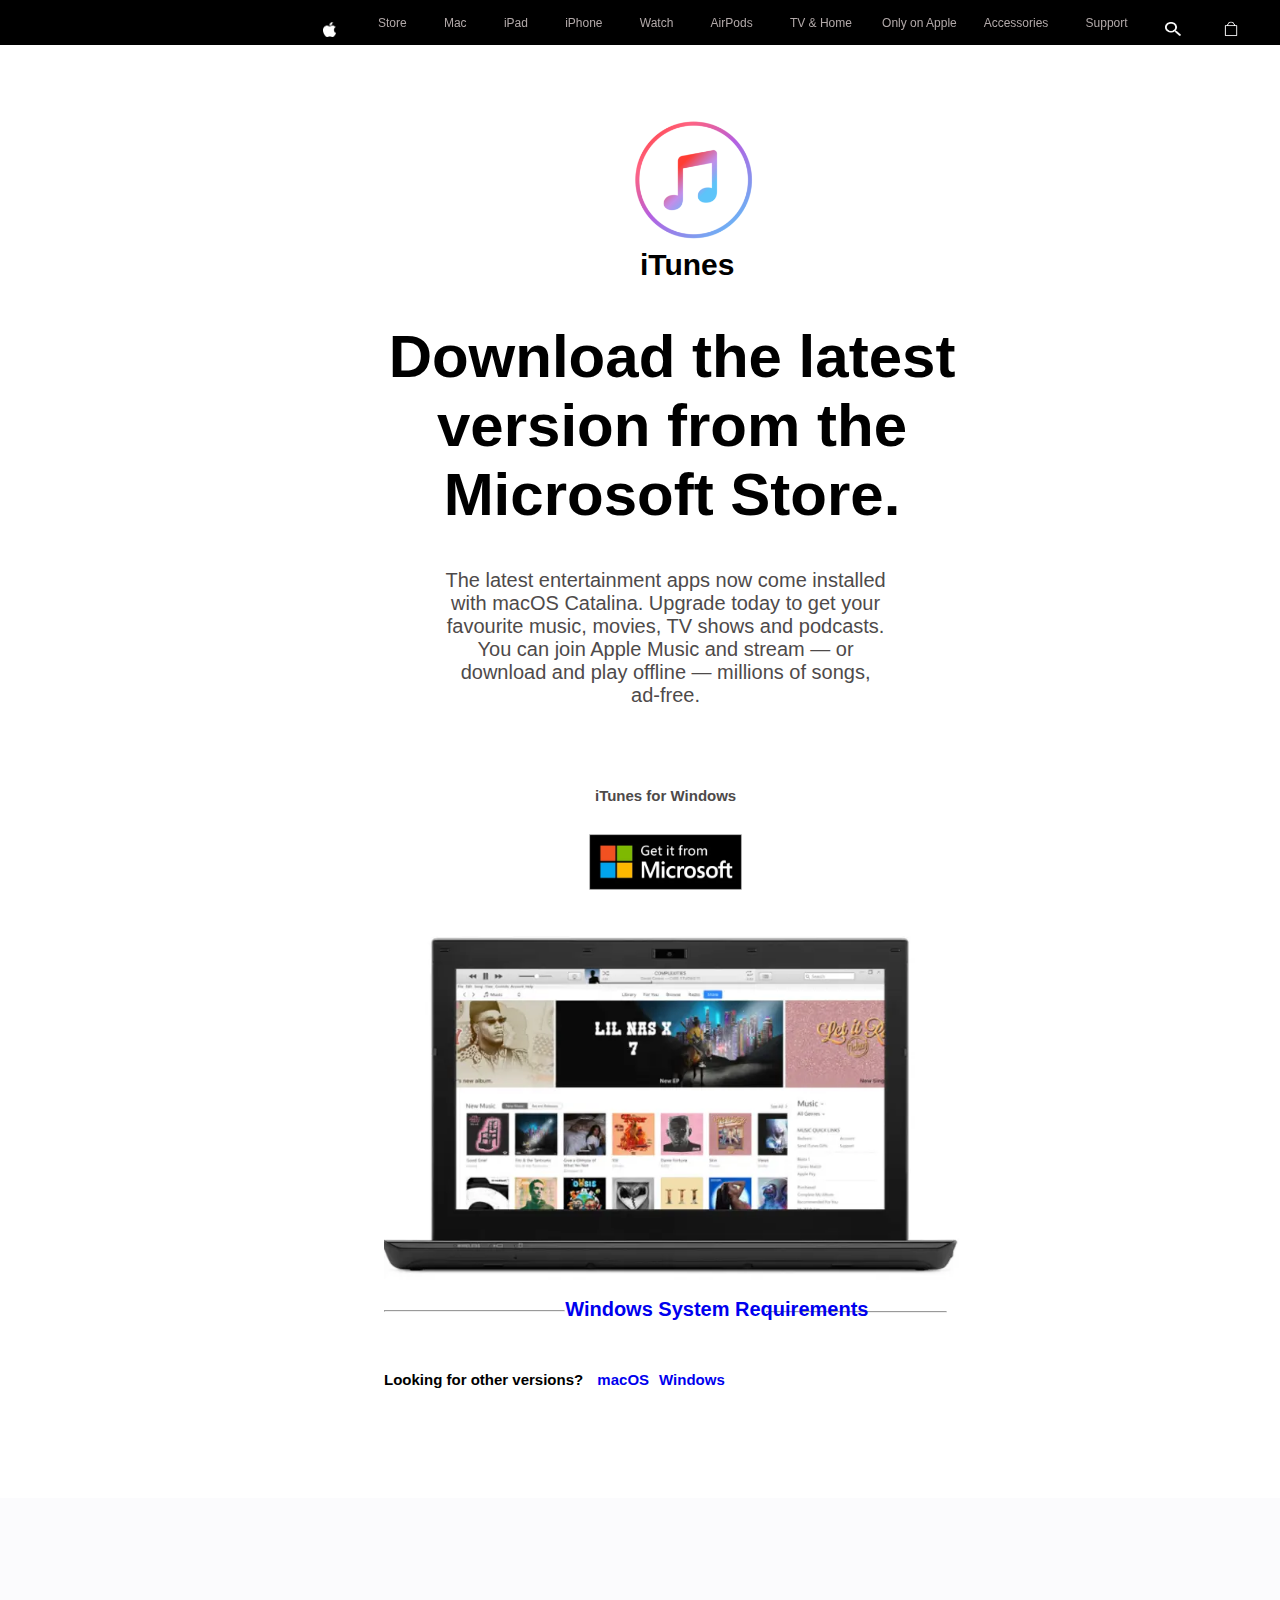
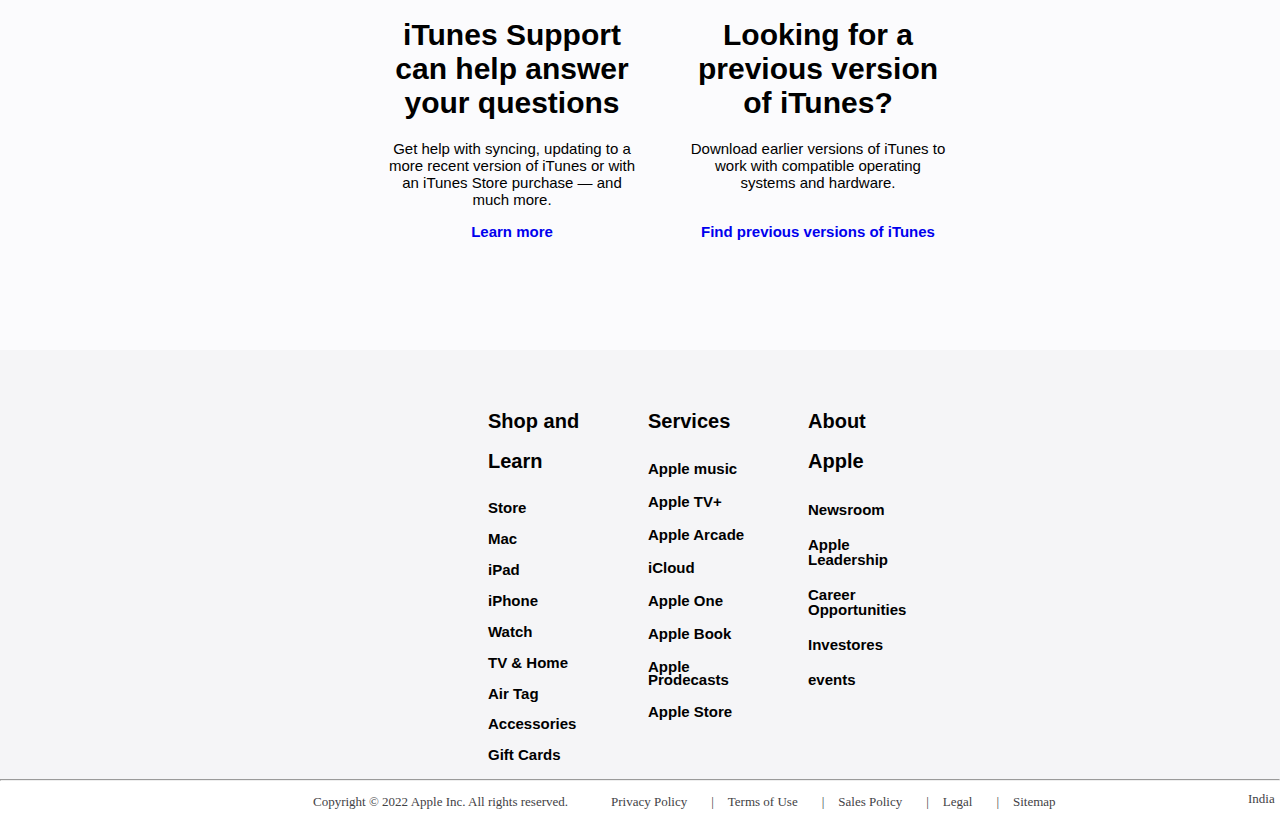
<file: apple/index.html>
<!DOCTYPE html>
<html>
    <head>
        <title>itunes</title>
    </head>
    <link rel="stylesheet" href="iturnes.css">
    <body>
        <div class="header">
            <div class="container">
                <div class="header-fixed">
                    <div class="header-table">
                       <form>
                            <table>
                               <tr>
                                   <td><img class="header-icon" src="headerLogo.png" ></td>
                                   <td><label class="header-menu">Store &nbsp &nbsp &nbsp</label></td>
                                   <td><label class="header-menu">Mac &nbsp &nbsp &nbsp</label></td>
                                   <td><label class="header-menu">iPad &nbsp &nbsp &nbsp</label></td>
                                   <td><label class="header-menu">iPhone &nbsp &nbsp &nbsp</label></td>
                                   <td><label class="header-menu">Watch &nbsp &nbsp &nbsp</label></td>
                                   <td><label class="header-menu">AirPods &nbsp &nbsp &nbsp</label></td>
                                   <td><label class="header-menu">TV & Home &nbsp &nbsp &nbsp</label></td>
                                   <td><label class="header-menu">Only on Apple &nbsp &nbsp &nbsp</label></td>
                                   <td><label class="header-menu">Accessories &nbsp &nbsp &nbsp</label></td>
                                   <td><label class="header-menu">Support &nbsp &nbsp &nbsp</label></td>
                                   <td><img class="header-icon-1" src="pngaaa.com-25409.png" ></td>
                                   <td><img class="header-icon-2" src="shop.png" ></td>
                                
                                </tr>
                            </table>
                        </form>
                    </div>
                </div>
            </div>
        </div>
        <div class="main">
        <div class="section1">
            <img src="/apple/Apple-Music-1-300x300.png" class="music-icon">
            <h1 class="itunes">iTunes</h1>
            <h1 class="downlod">Download the latest version from the Microsoft Store.</h1>
            <p class="apppara">The latest entertainment apps now come installed with macOS Catalina. Upgrade today to get your favourite music, movies, TV shows and podcasts. You can join Apple Music and stream — or download and play offline — millions of songs, ad‑free.</p>
            <h1 class="iturnwindows">iTunes for Windows</h1>
           <a href="#"> <img src="/apple/microsoft.png.webp" class="microsofticon"></a>
            <img src="/apple/Apple-May-Soon-Launch-a-New-App-on-Microsoft-Store.webp" class="laptop" >
            <hr class="left"><a href="#" class="windowssystemrewuirment"><h1 class="systemrequirment">Windows System Requirements</h1></a><hr class="right">
            <h1 class="version">Looking for other versions? <a href="#" class="macos">macOS</a><a href="#" class="widnows">Windows</a></h1>
        </div>
        <div class="section2">
            <div class="iturnsupport">
                <h1 class="answeryourquestion">iTunes Support can help answer your questions</h1>
                <p class="answeryourquestionpara">Get help with syncing, updating to a more recent version of iTunes or with an iTunes Store purchase — and much more.</p>
                <h1 class="learnmore"><a href="#" class="learnmorelink"> Learn more</a></h1>
            </div>
            <div class="previousversion">
                <h1 class="versionofitune" >Looking for a previous version of iTunes?</h1>
                <p class="downloaderilerversion">Download earlier versions of iTunes to work with compatible operating systems and hardware.</p>
                <h1 class="findpreviousversion"><a href="#" class="findpreviousversionlink"> Find previous versions of iTunes</a></h1>
            </div>
        </div>
        </div>
        <div class="footer">
            <div class="footersection">
                <div class="shop-div">
                    <ul class="shoplist">
                        <li><h1 class="shop">Shop and Learn</h1></li>
                        <li><h2 ><a href="#"class="shoplink">Store</a></h2></li>
                        <li><h2><a href="#"class="shoplink">Mac</a></h2></li>
                        <li><h2><a href="#"class="shoplink">iPad</a></h2></li>
                        <li><h2><a href="#"class="shoplink">iPhone</a></h2></li>
                        <li><h2><a href="#"class="shoplink">Watch</a></h2></li>
                        <li><h2><a href="#"class="shoplink">TV & Home</a></h2></li>
                        <li><h2><a href="#"class="shoplink">Air Tag</a></h2></li>
                        <li><h2><a href="#"class="shoplink">Accessories</a></h2></li>
                        <li><h2><a href="#"class="shoplink">Gift Cards</a></h2></li>
                    </ul>
                </div>
                <div class="service-div">
                    <ul class="servicelist">
                        <li><h1 class="service">Services</h1></li>
                        <li><h2><a href="#"class="servicelink">Apple music</a></h2></li>
                        <li><h2><a href="#"class="servicelink">Apple TV+</a></h2></li>
                        <li><h2><a href="#"class="servicelink">Apple Arcade</a></h2></li>
                        <li><h2><a href="#"class="servicelink">iCloud</a></h2></li>
                        <li><h2><a href="#"class="servicelink">Apple One</a></h2></li>
                        <li><h2><a href="#"class="servicelink">Apple Book </a></h2></li>
                        <li><h2><a href="#"class="servicelink">Apple Prodecasts </a></h2></li>
                        <li><h2><a href="#"class="servicelink">Apple Store </a></h2></li>
                     
                    </ul>
    
                </div>
                <div class="about-div">
                    <ul class="aboutlist">
                        <li><h1 class="about">About Apple</h1></li>
                        <li><h2><a href="#"class="aboutlink">Newsroom</a></h2></li>
                        <li><h2><a href="#"class="aboutlink">Apple Leadership</a></h2></li>
                        <li><h2><a href="#"class="aboutlink">Career Opportunities</a></h2></li>
                        <li><h2><a href="#"class="aboutlink">Investores</a></h2></li>
                        <li><h2><a href="#"class="aboutlink">events</a></h2></li>
                        
                    </ul>
    
                </div>
        </div>
        </div>
    <hr>
        <div class="final-footer">
            <p class="copyright">Copyright © 2022 Apple Inc. All rights reserved.</p>
            <div class="final-table">
                <form>
                     <table>
                        <tr>
                            <td><label class="final-1">Privacy Policy</label></td>
                            <td><label class="final">|</label></td>
                            <td><label class="final-1">Terms of Use</label></td>
                            <td><label class="final">|</label></td>
                            <td><label class="final-1">Sales Policy</label></td>
                            <td><label class="final">|</label></td>
                            <td><label class="final-1">Legal</label></td>
                            <td><label class="final">|</label></td>
                            <td><label class="final-1">Sitemap</label></td>
                         
                         </tr>
                     </table>
                    </form>
             </div>
             <p class="India">India</p>
        </div>
    </div>

    </body>
</html>
</file>
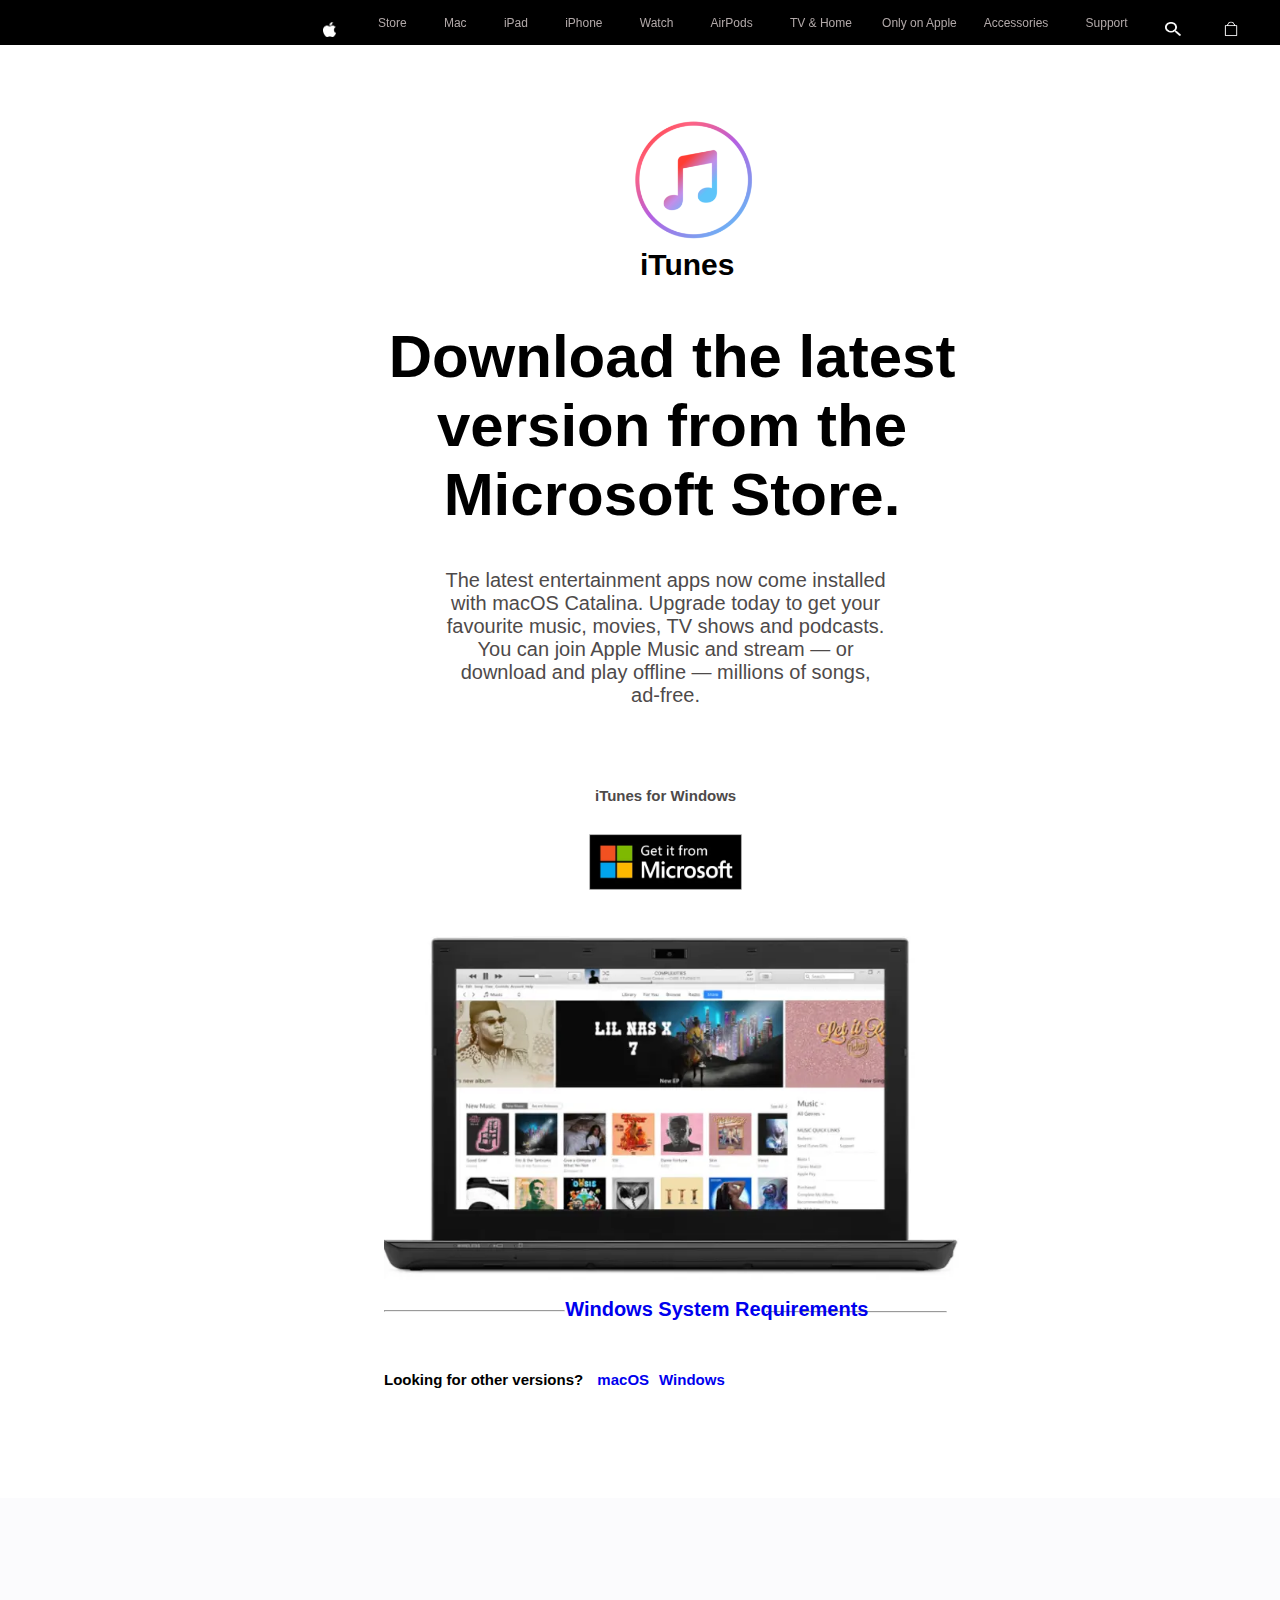
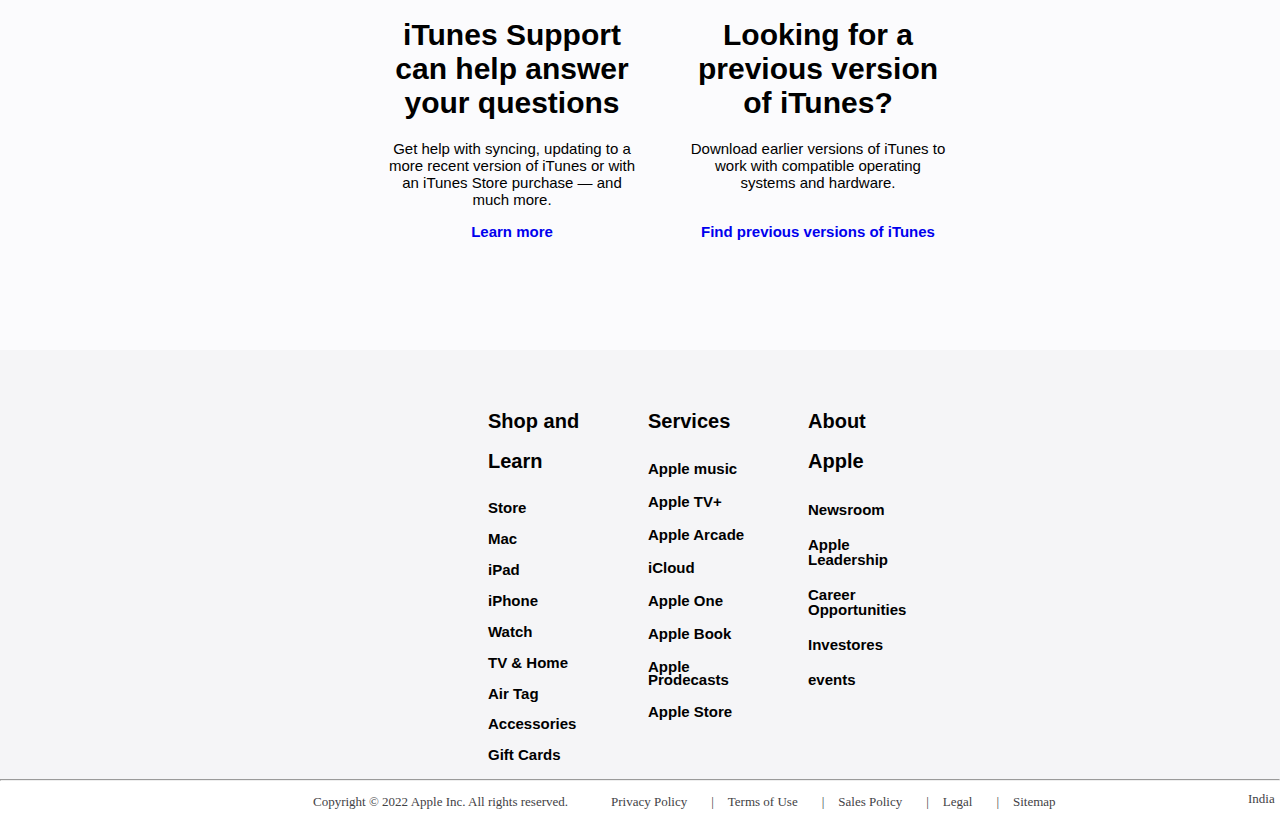
<file: apple/itunes.html>
<!DOCTYPE html>
<html>
    <head>
        <title>itunes</title>
    </head>
    <link rel="stylesheet" href="iturnes.css">
    <body>
        <div class="header">
            <div class="container">
                <div class="header-fixed">
                    <div class="header-table">
                       <form>
                            <table>
                               <tr>
                                   <td><img class="header-icon" src="headerLogo.png" ></td>
                                   <td><label class="header-menu">Store &nbsp &nbsp &nbsp</label></td>
                                   <td><label class="header-menu">Mac &nbsp &nbsp &nbsp</label></td>
                                   <td><label class="header-menu">iPad &nbsp &nbsp &nbsp</label></td>
                                   <td><label class="header-menu">iPhone &nbsp &nbsp &nbsp</label></td>
                                   <td><label class="header-menu">Watch &nbsp &nbsp &nbsp</label></td>
                                   <td><label class="header-menu">AirPods &nbsp &nbsp &nbsp</label></td>
                                   <td><label class="header-menu">TV & Home &nbsp &nbsp &nbsp</label></td>
                                   <td><label class="header-menu">Only on Apple &nbsp &nbsp &nbsp</label></td>
                                   <td><label class="header-menu">Accessories &nbsp &nbsp &nbsp</label></td>
                                   <td><label class="header-menu">Support &nbsp &nbsp &nbsp</label></td>
                                   <td><img class="header-icon-1" src="pngaaa.com-25409.png" ></td>
                                   <td><img class="header-icon-2" src="shop.png" ></td>
                                
                                </tr>
                            </table>
                        </form>
                    </div>
                </div>
            </div>
        </div>
        <div class="main">
        <div class="section1">
            <img src="/apple/Apple-Music-1-300x300.png" class="music-icon">
            <h1 class="itunes">iTunes</h1>
            <h1 class="downlod">Download the latest version from the Microsoft Store.</h1>
            <p class="apppara">The latest entertainment apps now come installed with macOS Catalina. Upgrade today to get your favourite music, movies, TV shows and podcasts. You can join Apple Music and stream — or download and play offline — millions of songs, ad‑free.</p>
            <h1 class="iturnwindows">iTunes for Windows</h1>
           <a href="#"> <img src="/apple/microsoft.png.webp" class="microsofticon"></a>
            <img src="/apple/Apple-May-Soon-Launch-a-New-App-on-Microsoft-Store.webp" class="laptop" >
            <hr class="left"><a href="#" class="windowssystemrewuirment"><h1 class="systemrequirment">Windows System Requirements</h1></a><hr class="right">
            <h1 class="version">Looking for other versions? <a href="#" class="macos">macOS</a><a href="#" class="widnows">Windows</a></h1>
        </div>
        <div class="section2">
            <div class="iturnsupport">
                <h1 class="answeryourquestion">iTunes Support can help answer your questions</h1>
                <p class="answeryourquestionpara">Get help with syncing, updating to a more recent version of iTunes or with an iTunes Store purchase — and much more.</p>
                <h1 class="learnmore"><a href="#" class="learnmorelink"> Learn more</a></h1>
            </div>
            <div class="previousversion">
                <h1 class="versionofitune" >Looking for a previous version of iTunes?</h1>
                <p class="downloaderilerversion">Download earlier versions of iTunes to work with compatible operating systems and hardware.</p>
                <h1 class="findpreviousversion"><a href="#" class="findpreviousversionlink"> Find previous versions of iTunes</a></h1>
            </div>
        </div>
        </div>
        <div class="footer">
            <div class="footersection">
                <div class="shop-div">
                    <ul class="shoplist">
                        <li><h1 class="shop">Shop and Learn</h1></li>
                        <li><h2 ><a href="#"class="shoplink">Store</a></h2></li>
                        <li><h2><a href="#"class="shoplink">Mac</a></h2></li>
                        <li><h2><a href="#"class="shoplink">iPad</a></h2></li>
                        <li><h2><a href="#"class="shoplink">iPhone</a></h2></li>
                        <li><h2><a href="#"class="shoplink">Watch</a></h2></li>
                        <li><h2><a href="#"class="shoplink">TV & Home</a></h2></li>
                        <li><h2><a href="#"class="shoplink">Air Tag</a></h2></li>
                        <li><h2><a href="#"class="shoplink">Accessories</a></h2></li>
                        <li><h2><a href="#"class="shoplink">Gift Cards</a></h2></li>
                    </ul>
                </div>
                <div class="service-div">
                    <ul class="servicelist">
                        <li><h1 class="service">Services</h1></li>
                        <li><h2><a href="#"class="servicelink">Apple music</a></h2></li>
                        <li><h2><a href="#"class="servicelink">Apple TV+</a></h2></li>
                        <li><h2><a href="#"class="servicelink">Apple Arcade</a></h2></li>
                        <li><h2><a href="#"class="servicelink">iCloud</a></h2></li>
                        <li><h2><a href="#"class="servicelink">Apple One</a></h2></li>
                        <li><h2><a href="#"class="servicelink">Apple Book </a></h2></li>
                        <li><h2><a href="#"class="servicelink">Apple Prodecasts </a></h2></li>
                        <li><h2><a href="#"class="servicelink">Apple Store </a></h2></li>
                     
                    </ul>
    
                </div>
                <div class="about-div">
                    <ul class="aboutlist">
                        <li><h1 class="about">About Apple</h1></li>
                        <li><h2><a href="#"class="aboutlink">Newsroom</a></h2></li>
                        <li><h2><a href="#"class="aboutlink">Apple Leadership</a></h2></li>
                        <li><h2><a href="#"class="aboutlink">Career Opportunities</a></h2></li>
                        <li><h2><a href="#"class="aboutlink">Investores</a></h2></li>
                        <li><h2><a href="#"class="aboutlink">events</a></h2></li>
                        
                    </ul>
    
                </div>
        </div>
        </div>
    <hr>
        <div class="final-footer">
            <p class="copyright">Copyright © 2022 Apple Inc. All rights reserved.</p>
            <div class="final-table">
                <form>
                     <table>
                        <tr>
                            <td><label class="final-1">Privacy Policy</label></td>
                            <td><label class="final">|</label></td>
                            <td><label class="final-1">Terms of Use</label></td>
                            <td><label class="final">|</label></td>
                            <td><label class="final-1">Sales Policy</label></td>
                            <td><label class="final">|</label></td>
                            <td><label class="final-1">Legal</label></td>
                            <td><label class="final">|</label></td>
                            <td><label class="final-1">Sitemap</label></td>
                         
                         </tr>
                     </table>
                    </form>
             </div>
             <p class="India">India</p>
        </div>
    </div>

    </body>
</html>
</file>
<file: apple/iturnes.css>
.header-fixed {
    position: fixed;
    width: 100%;
    height: 45px;
    background-color: black;

    display: block;
}

body{
    margin: 0;
    height: 1000px;
}

.container{
    height: 100px;
}

.header-table{
    margin-top: 10px;
    margin-left: 25%;
    
}
.header-icon{
    width:13px;
    height: 15px;
    padding-right: 38px;
    cursor: pointer;
}

.header-menu{
    padding-right: 18px;
    font-family: "SF Pro Text","Myriad Set Pro","SF Pro Icons","Helvetica Neue","Helvetica","Arial",sans-serif;
    font-size: 12px;
    color: #b1a8a8;
    cursor: pointer;
}
.header-menu:hover{
    color: #fff;
}

.header-icon-1{
    width: 16px;
    height: 14px;
    padding-right: 38px;
    cursor: pointer;
}
.header-icon-2{
    width: 16px;
    height: 18px;
    padding-right: 38px;
    cursor: pointer;
}



.music-icon
{
    width: 160px;
  margin-left: 48%;
}
.itunes
{
    font-family: "SF Pro Text","Myriad Set Pro","SF Pro Icons","Helvetica Neue","Helvetica","Arial",sans-serif;
    font-size: 30px;
    margin-left: 50%;
    margin-top: -16px;
}
.downlod
{
    font-family: "SF Pro Text","Myriad Set Pro","SF Pro Icons","Helvetica Neue","Helvetica","Arial",sans-serif;
    font-size: 60px;
    margin-left: 25%;
    width: 55%;
    text-align: center;
    /* margin-top: -16px; */
}
.apppara
{
    font-family: "SF Pro Text","Myriad Set Pro","SF Pro Icons","Helvetica Neue","Helvetica","Arial",sans-serif;
    font-size: 20px;
    margin-left: 34%;
    width: 36%;
    text-align: center;
    color: #4e4a4a;
}
.iturnwindows
{
    font-family: "SF Pro Text","Myriad Set Pro","SF Pro Icons","Helvetica Neue","Helvetica","Arial",sans-serif;
    font-size: 15px;
    margin-left: 4%;
    /* width: 36%; */
    text-align: center;
    color: #4e4a4a;
    margin-top: 80px;
}
.microsofticon
{
    margin-left: 46%;
    margin-right: 25%;
    width: 12%;
    margin-top: 20px;
 }
.laptop
{
    margin-left: 30%;
    margin-right: 10%;
    width: 45%;
    margin-top: 20px;
}
.left
{
    width: 14%;
    float: left;
    margin-left: 30%;
}
.systemrequirment
{
    font-size: 20px;
    margin-top: -4px;

}
.windowssystemrewuirment
{
    text-decoration: none;
    font-family: "SF Pro Text","Myriad Set Pro","SF Pro Icons","Helvetica Neue","Helvetica","Arial",sans-serif;
    /* text-align: center; */
    width: 25%;
}
.right
{
    width: 14%;
    float: right;
    margin-right: 26%;
    margin-top: -23px;

}
.version
{
   
    font-family: "SF Pro Text","Myriad Set Pro","SF Pro Icons","Helvetica Neue","Helvetica","Arial",sans-serif;
font-size: 15px;
margin-left: 30%;
margin-top: 50px;
padding-bottom: 100px;
}
.macos
{
    text-decoration: none;
    padding-left: 10px;
}
.widnows
{
    padding-left: 10px;
    text-decoration: none;
}
.section2
{
    background-color: #fbfbfd;
    padding-top: 100px;
    padding-bottom: 100px;
    padding-left: 30%;
    padding-right: 20%;
    display: flex;
}
.iturnsupport
{
    background-color: #fbfbfd;
    width: 40%;
    margin-right: 25px;
    text-align: center;
}
.answeryourquestion
{
    font-family: "SF Pro Text","Myriad Set Pro","SF Pro Icons","Helvetica Neue","Helvetica","Arial",sans-serif;
    font-size: 30px;
}
.answeryourquestionpara
{
    font-family: "SF Pro Text","Myriad Set Pro","SF Pro Icons","Helvetica Neue","Helvetica","Arial",sans-serif;
    font-size: 15px;
 
} 
 
.learnmore
{
    font-family: "SF Pro Text","Myriad Set Pro","SF Pro Icons","Helvetica Neue","Helvetica","Arial",sans-serif;
    font-size: 15px;
 
}
.learnmorelink
{
    text-decoration: none;
}
.previousversion
{
    background-color: #fbfbfd;
    text-align: center;
    margin-left: 25px;
    width: 40%;
    
} 
.versionofitune
{
    font-family: "SF Pro Text","Myriad Set Pro","SF Pro Icons","Helvetica Neue","Helvetica","Arial",sans-serif;
    font-size: 30px;
}
.downloaderilerversion
{
    font-family: "SF Pro Text","Myriad Set Pro","SF Pro Icons","Helvetica Neue","Helvetica","Arial",sans-serif;
    font-size: 15px;
}
.findpreviousversion
{
    
    font-family: "SF Pro Text","Myriad Set Pro","SF Pro Icons","Helvetica Neue","Helvetica","Arial",sans-serif;
    font-size: 15px;
padding-top: 17px;
}
.findpreviousversionlink
{
    text-decoration: none;
}
.footer
{
    background-color: #f5f5f7;
    width: 100%;
    float: left;
}






























.footersection
{
    margin-left: 35%;
    margin-right: 15%;
    margin-top: 35px; 
    
}
.shop-div
{
    width: 25%;
    float: left;
}
.service-div
{
    width: 25%;
    float: left;
    
}
.about-div
{
    width: 25%;
    float: left;
}

.shop
{
    line-height: 40px;
    font-family: "SF Pro Text","Myriad Set Pro","SF Pro Icons","Helvetica Neue","Helvetica","Arial",sans-serif;
    font-size: 20px;
    
}
.shoplist
{
    list-style-type: none;
    line-height: 8px;
}
.shoplink
{
    text-decoration: none;
    color: black;
    font-family: "SF Pro Text","Myriad Set Pro","SF Pro Icons","Helvetica Neue","Helvetica","Arial",sans-serif;
    font-size: 15px;
}
.service
{
    font-size: 20px;
    line-height: 40px;
    font-family: "SF Pro Text","Myriad Set Pro","SF Pro Icons","Helvetica Neue","Helvetica","Arial",sans-serif;
   
}


.servicelist

{
    list-style-type: none;
    line-height: 10px;
}
.servicelink
{
    text-decoration: none;
    color: black;

    font-family: "SF Pro Text","Myriad Set Pro","SF Pro Icons","Helvetica Neue","Helvetica","Arial",sans-serif;
    font-size: 15px;
}
.about
{
    font-size: 20px;
    line-height: 40px;
    font-family: "SF Pro Text","Myriad Set Pro","SF Pro Icons","Helvetica Neue","Helvetica","Arial",sans-serif;
  
}


.aboutlist

{
    width: 65%;
    list-style-type: none;
    line-height: 13px;
}
.aboutlink
{
    text-decoration: none;
    color: black;

    font-family: "SF Pro Text","Myriad Set Pro","SF Pro Icons","Helvetica Neue","Helvetica","Arial",sans-serif;
    font-size: 15px;
}















.copyright{
    margin-left: 185px;
    font-size: 13px;
    color: #424245;
}
.final-table{
    margin-top: -34px;
    margin-left: 480px;

}

.final-1{
    font-size: 13px;
    color: #424245;
    cursor: pointer;
}
.final-1:hover{
    text-decoration: underline;
}
.final{
    margin-left: 20px;
    margin-right: 10px;
    font-size: 13px;
    color: #424245;
}
.India{
    margin-top: -22px;
    margin-left: 1120px;
    font-size: 13px;
    color: #424245;
    cursor: pointer;
}

.India:hover{
    text-decoration: underline;
}

.final-footer{
    height: 10px;
   
   margin-left: 10%;
}
</file>
